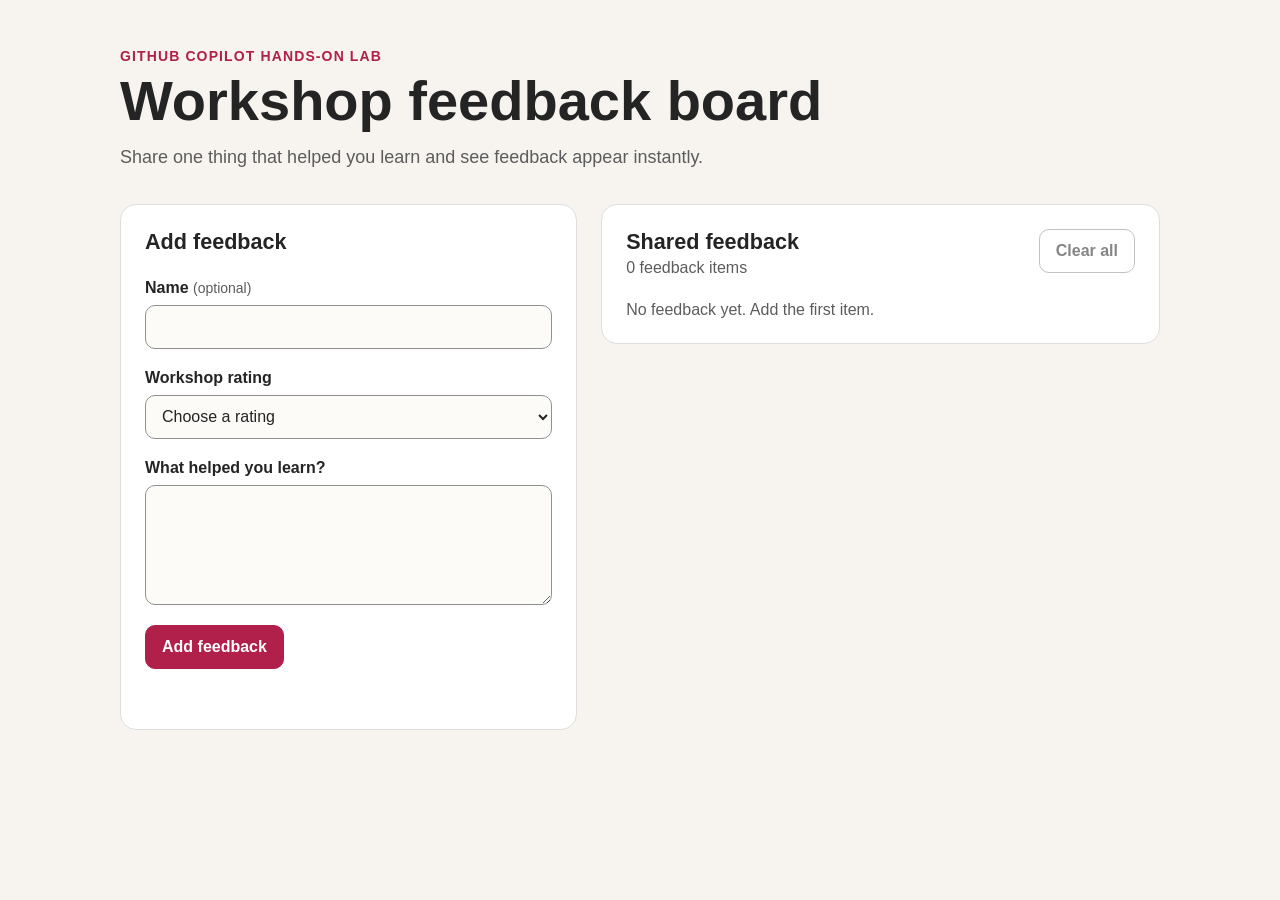
<file: solution/index.html>
<!DOCTYPE html>
<html lang="en">
<head>
  <meta charset="UTF-8">
  <meta name="viewport" content="width=device-width, initial-scale=1.0">
  <script>
    (() => {
      const param = new URLSearchParams(window.location.search).get("scoutTheme");
      const theme =
        param || (window.matchMedia("(prefers-color-scheme: dark)").matches ? "dark" : "light");
      document.documentElement.setAttribute("data-theme", theme);
    })();
  </script>
  <title>Workshop Feedback Board</title>
  <link rel="stylesheet" href="styles.css">
</head>
<body>
  <main class="page-shell">
    <header class="hero">
      <p class="eyebrow">GitHub Copilot hands-on lab</p>
      <h1>Workshop feedback board</h1>
      <p>Share one thing that helped you learn and see feedback appear instantly.</p>
    </header>

    <div class="feedback-layout">
      <section class="panel" aria-labelledby="form-title">
        <h2 id="form-title">Add feedback</h2>
        <form id="feedback-form">
          <div class="field">
            <label for="name">Name <span>(optional)</span></label>
            <input id="name" name="name" type="text" maxlength="40" autocomplete="name">
          </div>

          <div class="field">
            <label for="rating">Workshop rating</label>
            <select id="rating" name="rating" required>
              <option value="">Choose a rating</option>
              <option value="5">5 - Excellent</option>
              <option value="4">4 - Good</option>
              <option value="3">3 - Okay</option>
              <option value="2">2 - Needs improvement</option>
              <option value="1">1 - Not useful yet</option>
            </select>
          </div>

          <div class="field">
            <label for="comment">What helped you learn?</label>
            <textarea
              id="comment"
              name="comment"
              rows="5"
              maxlength="240"
              required
            ></textarea>
          </div>

          <button class="primary-button" type="submit">Add feedback</button>
          <p id="form-status" class="status" role="status" aria-live="polite"></p>
        </form>
      </section>

      <section class="panel" aria-labelledby="feedback-title">
        <div class="section-heading">
          <div>
            <h2 id="feedback-title">Shared feedback</h2>
            <p id="feedback-count">0 feedback items</p>
          </div>
          <button id="clear-button" class="secondary-button" type="button" disabled>
            Clear all
          </button>
        </div>
        <p id="empty-state" class="empty-state">No feedback yet. Add the first item.</p>
        <ul id="feedback-list" class="feedback-list" aria-live="polite"></ul>
      </section>
    </div>
  </main>

  <script src="script.js"></script>
</body>
</html>
</file>
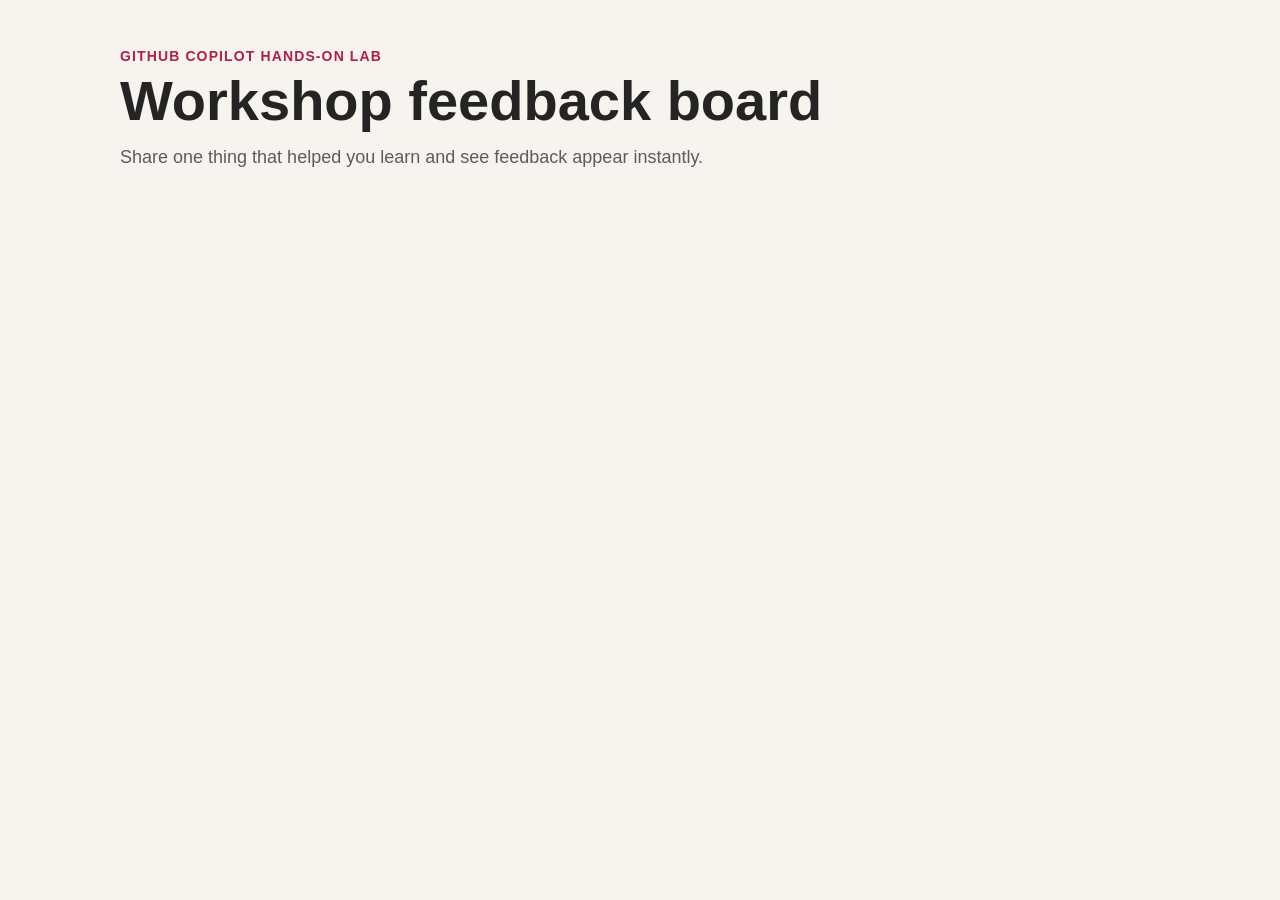
<file: starter/index.html>
<!DOCTYPE html>
<html lang="en">
<head>
  <meta charset="UTF-8">
  <meta name="viewport" content="width=device-width, initial-scale=1.0">
  <script>
    (() => {
      const param = new URLSearchParams(window.location.search).get("scoutTheme");
      const theme =
        param || (window.matchMedia("(prefers-color-scheme: dark)").matches ? "dark" : "light");
      document.documentElement.setAttribute("data-theme", theme);
    })();
  </script>
  <title>Workshop Feedback Board</title>
  <link rel="stylesheet" href="styles.css">
</head>
<body>
  <main class="page-shell">
    <header class="hero">
      <p class="eyebrow">GitHub Copilot hands-on lab</p>
      <h1>Workshop feedback board</h1>
      <p>Share one thing that helped you learn and see feedback appear instantly.</p>
    </header>

    <!-- COPILOT TASK 1: Replace this comment with the feedback form and feedback list. -->
  </main>

  <script src="script.js"></script>
</body>
</html>
</file>
<file: solution/styles.css>
:root {
  color-scheme: light;
  --cp-bg: #f7f4ef;
  --cp-bg-elevated: #fcfbf8;
  --cp-surface: #ffffff;
  --cp-surface-soft: #f5f5f5;
  --cp-border: #dedede;
  --cp-border-strong: #919191;
  --cp-text: #242424;
  --cp-text-muted: #5c5c5c;
  --cp-text-soft: #6f6f6f;
  --cp-accent: #b11f4b;
  --cp-accent-hover: #9a1a41;
  --cp-accent-soft: rgba(177, 31, 75, 0.08);
  --cp-accent-fg: #ffffff;
  --cp-success: #16a34a;
  --cp-danger: #dc2626;
  --cp-warning: #f59e0b;
  --cp-link: #0078d4;
  --cp-shadow: 0 18px 48px rgba(0, 0, 0, 0.12);
  --cp-overlay: rgba(255, 255, 255, 0.8);
  --cp-panel: rgba(255, 255, 255, 0.86);
  --cp-panel-strong: rgba(255, 255, 255, 0.96);
  --cp-sheen: rgba(255, 255, 255, 0.55);
  --cp-highlight: rgba(177, 31, 75, 0.12);
}
html[data-theme="dark"] {
  color-scheme: dark;
  --cp-bg: #3d3b3a;
  --cp-bg-elevated: #343231;
  --cp-surface: #292929;
  --cp-surface-soft: #2e2e2e;
  --cp-border: #474747;
  --cp-border-strong: #5f5f5f;
  --cp-text: #dedede;
  --cp-text-muted: #919191;
  --cp-text-soft: #b0b0b0;
  --cp-accent: #fd8ea1;
  --cp-accent-hover: #fb7b91;
  --cp-accent-soft: rgba(253, 142, 161, 0.14);
  --cp-accent-fg: #1a1a1a;
  --cp-success: #4ade80;
  --cp-danger: #f87171;
  --cp-warning: #fbbf24;
  --cp-link: #4da6ff;
  --cp-shadow: 0 18px 48px rgba(0, 0, 0, 0.32);
  --cp-overlay: rgba(41, 41, 41, 0.88);
  --cp-panel: rgba(41, 41, 41, 0.72);
  --cp-panel-strong: rgba(41, 41, 41, 0.96);
  --cp-sheen: rgba(255, 255, 255, 0.04);
  --cp-highlight: rgba(253, 142, 161, 0.12);
}

* {
  box-sizing: border-box;
}

body {
  margin: 0;
  min-height: 100vh;
  background: var(--cp-bg);
  color: var(--cp-text);
  font-family: "Segoe UI", Aptos, Calibri, -apple-system, BlinkMacSystemFont, sans-serif;
}

button,
input,
select,
textarea {
  font: inherit;
}

.page-shell {
  width: min(100% - 32px, 1040px);
  margin-inline: auto;
  padding-block: 48px;
}

.hero {
  max-width: 720px;
  margin-bottom: 32px;
}

.eyebrow {
  margin: 0 0 8px;
  color: var(--cp-accent);
  font-size: 0.875rem;
  font-weight: 700;
  letter-spacing: 0.08em;
  text-transform: uppercase;
}

h1,
h2,
p {
  margin-top: 0;
}

h1 {
  margin-bottom: 12px;
  font-size: clamp(2rem, 6vw, 3.5rem);
  line-height: 1.05;
}

h2 {
  margin-bottom: 24px;
  font-size: 1.35rem;
}

.hero > p:last-child {
  margin: 0;
  color: var(--cp-text-muted);
  font-size: 1.125rem;
  line-height: 1.6;
}

.feedback-layout {
  display: grid;
  gap: 24px;
}

.panel {
  padding: 24px;
  border: 1px solid var(--cp-border);
  border-radius: 16px;
  background: var(--cp-surface);
}

.field {
  display: grid;
  gap: 8px;
  margin-bottom: 20px;
}

label {
  font-weight: 650;
}

label span {
  color: var(--cp-text-muted);
  font-size: 0.875rem;
  font-weight: 400;
}

input,
select,
textarea {
  width: 100%;
  border: 1px solid var(--cp-border-strong);
  border-radius: 0.625rem;
  background: var(--cp-bg-elevated);
  color: var(--cp-text);
}

input,
select {
  min-height: 44px;
  padding: 8px 12px;
}

textarea {
  min-height: 120px;
  padding: 12px;
  resize: vertical;
}

input:focus-visible,
select:focus-visible,
textarea:focus-visible,
button:focus-visible {
  outline: 3px solid var(--cp-accent);
  outline-offset: 2px;
}

button {
  min-height: 44px;
  padding: 10px 16px;
  border-radius: 0.625rem;
  cursor: pointer;
  font-weight: 700;
}

button:disabled {
  cursor: not-allowed;
  opacity: 0.55;
}

.primary-button {
  border: 1px solid var(--cp-accent);
  background: var(--cp-accent);
  color: var(--cp-accent-fg);
}

.primary-button:hover:not(:disabled) {
  border-color: var(--cp-accent-hover);
  background: var(--cp-accent-hover);
}

.secondary-button {
  border: 1px solid var(--cp-border-strong);
  background: var(--cp-surface);
  color: var(--cp-text);
}

.secondary-button:hover:not(:disabled) {
  background: var(--cp-surface-soft);
}

.status {
  min-height: 24px;
  margin: 12px 0 0;
  color: var(--cp-success);
}

.section-heading {
  display: flex;
  align-items: start;
  justify-content: space-between;
  gap: 16px;
  margin-bottom: 24px;
}

.section-heading h2 {
  margin-bottom: 4px;
}

.section-heading p,
.empty-state {
  margin-bottom: 0;
  color: var(--cp-text-muted);
}

.feedback-list {
  display: grid;
  gap: 12px;
  margin: 0;
  padding: 0;
  list-style: none;
}

.feedback-card {
  padding: 16px;
  border: 1px solid var(--cp-border);
  border-radius: 0.625rem;
  background: var(--cp-surface-soft);
}

.feedback-card p {
  margin-bottom: 12px;
  line-height: 1.5;
  overflow-wrap: anywhere;
}

.feedback-card footer {
  display: flex;
  justify-content: space-between;
  gap: 12px;
  color: var(--cp-text-muted);
  font-size: 0.875rem;
}

@media (min-width: 760px) {
  .feedback-layout {
    grid-template-columns: minmax(0, 0.9fr) minmax(0, 1.1fr);
    align-items: start;
  }
}

@media (max-width: 480px) {
  .page-shell {
    width: min(100% - 24px, 1040px);
    padding-block: 32px;
  }

  .panel {
    padding: 20px;
  }

  .section-heading {
    align-items: stretch;
    flex-direction: column;
  }
}
</file>
<file: starter/styles.css>
:root {
  color-scheme: light;
  --cp-bg: #f7f4ef;
  --cp-bg-elevated: #fcfbf8;
  --cp-surface: #ffffff;
  --cp-surface-soft: #f5f5f5;
  --cp-border: #dedede;
  --cp-border-strong: #919191;
  --cp-text: #242424;
  --cp-text-muted: #5c5c5c;
  --cp-text-soft: #6f6f6f;
  --cp-accent: #b11f4b;
  --cp-accent-hover: #9a1a41;
  --cp-accent-soft: rgba(177, 31, 75, 0.08);
  --cp-accent-fg: #ffffff;
  --cp-success: #16a34a;
  --cp-danger: #dc2626;
  --cp-warning: #f59e0b;
  --cp-link: #0078d4;
  --cp-shadow: 0 18px 48px rgba(0, 0, 0, 0.12);
  --cp-overlay: rgba(255, 255, 255, 0.8);
  --cp-panel: rgba(255, 255, 255, 0.86);
  --cp-panel-strong: rgba(255, 255, 255, 0.96);
  --cp-sheen: rgba(255, 255, 255, 0.55);
  --cp-highlight: rgba(177, 31, 75, 0.12);
}
html[data-theme="dark"] {
  color-scheme: dark;
  --cp-bg: #3d3b3a;
  --cp-bg-elevated: #343231;
  --cp-surface: #292929;
  --cp-surface-soft: #2e2e2e;
  --cp-border: #474747;
  --cp-border-strong: #5f5f5f;
  --cp-text: #dedede;
  --cp-text-muted: #919191;
  --cp-text-soft: #b0b0b0;
  --cp-accent: #fd8ea1;
  --cp-accent-hover: #fb7b91;
  --cp-accent-soft: rgba(253, 142, 161, 0.14);
  --cp-accent-fg: #1a1a1a;
  --cp-success: #4ade80;
  --cp-danger: #f87171;
  --cp-warning: #fbbf24;
  --cp-link: #4da6ff;
  --cp-shadow: 0 18px 48px rgba(0, 0, 0, 0.32);
  --cp-overlay: rgba(41, 41, 41, 0.88);
  --cp-panel: rgba(41, 41, 41, 0.72);
  --cp-panel-strong: rgba(41, 41, 41, 0.96);
  --cp-sheen: rgba(255, 255, 255, 0.04);
  --cp-highlight: rgba(253, 142, 161, 0.12);
}

* {
  box-sizing: border-box;
}

body {
  margin: 0;
  min-height: 100vh;
  background: var(--cp-bg);
  color: var(--cp-text);
  font-family: "Segoe UI", Aptos, Calibri, -apple-system, BlinkMacSystemFont, sans-serif;
}

button,
input,
select,
textarea {
  font: inherit;
}

.page-shell {
  width: min(100% - 32px, 1040px);
  margin-inline: auto;
  padding-block: 48px;
}

.hero {
  max-width: 720px;
  margin-bottom: 32px;
}

.eyebrow {
  margin: 0 0 8px;
  color: var(--cp-accent);
  font-size: 0.875rem;
  font-weight: 700;
  letter-spacing: 0.08em;
  text-transform: uppercase;
}

h1 {
  margin: 0 0 12px;
  font-size: clamp(2rem, 6vw, 3.5rem);
  line-height: 1.05;
}

.hero > p:last-child {
  margin: 0;
  color: var(--cp-text-muted);
  font-size: 1.125rem;
  line-height: 1.6;
}

/* COPILOT TASK 2: Add responsive styles for the form and feedback list below. */
</file>
